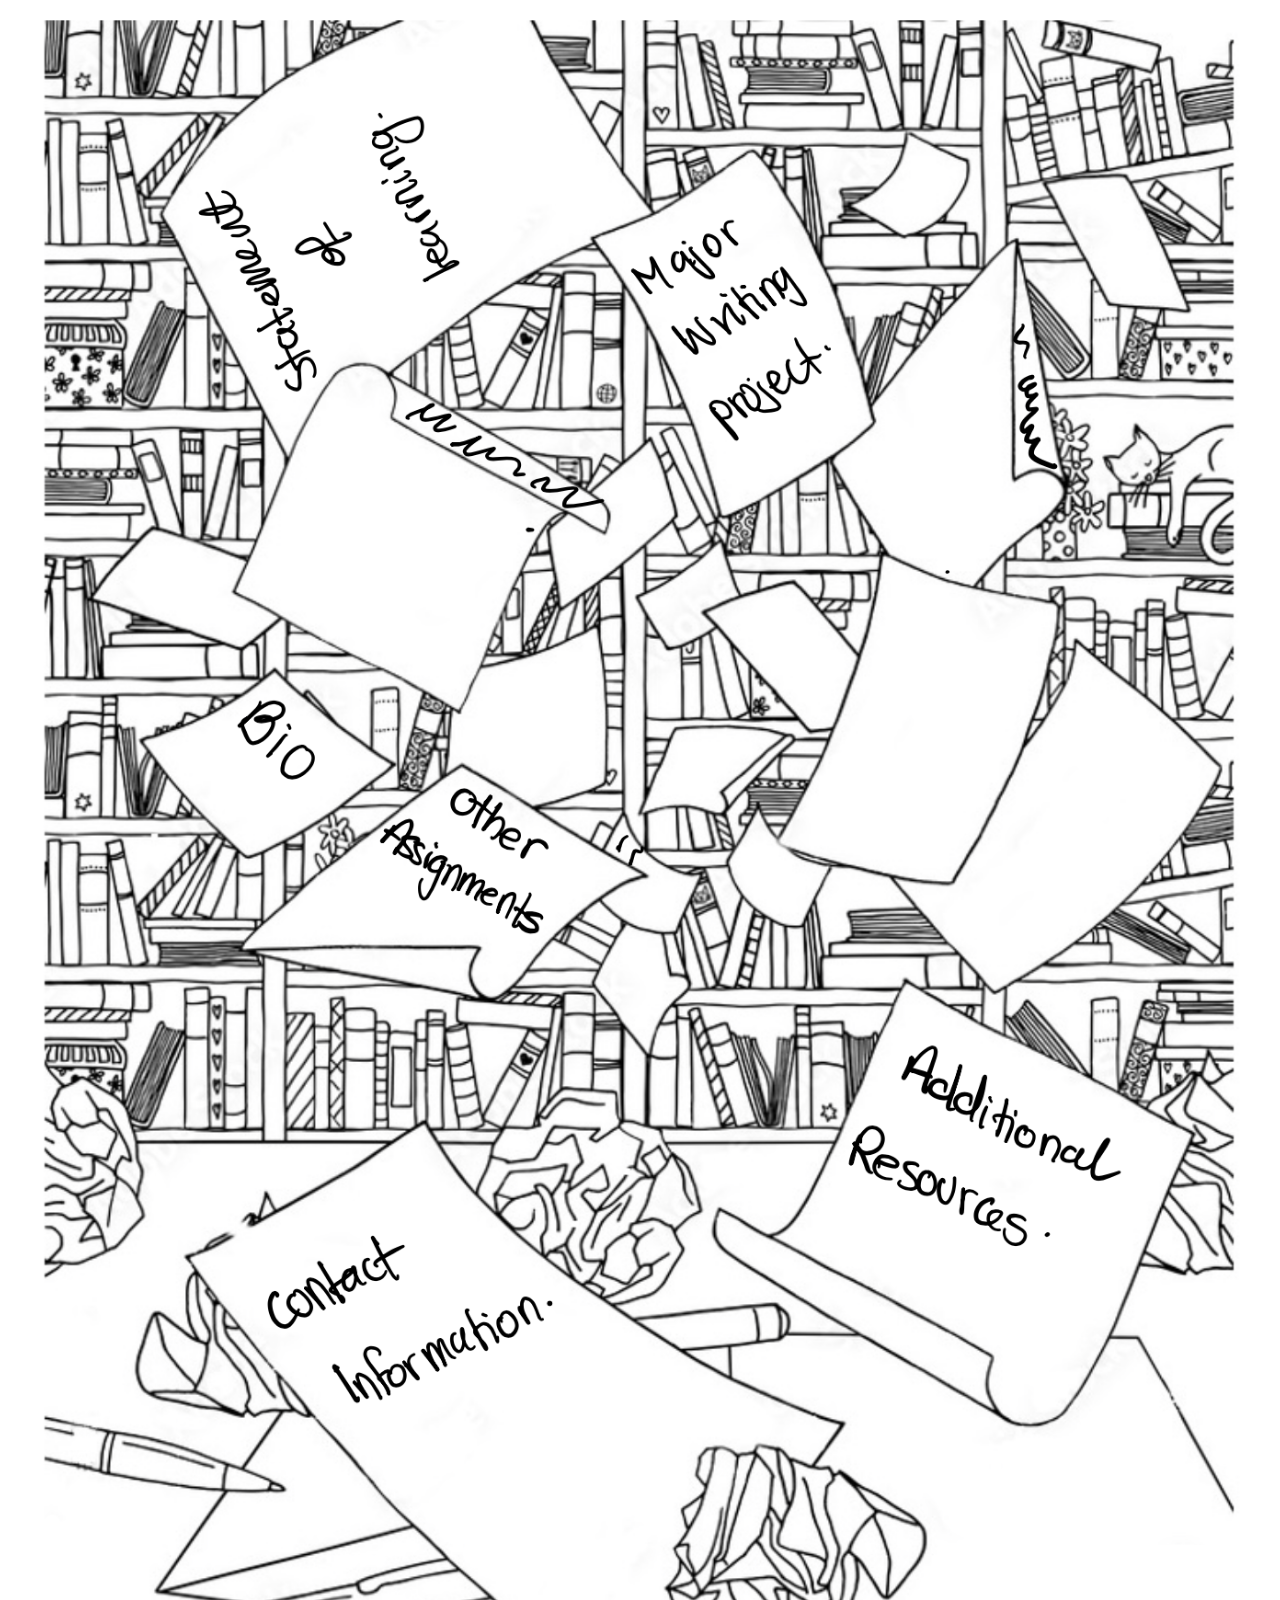
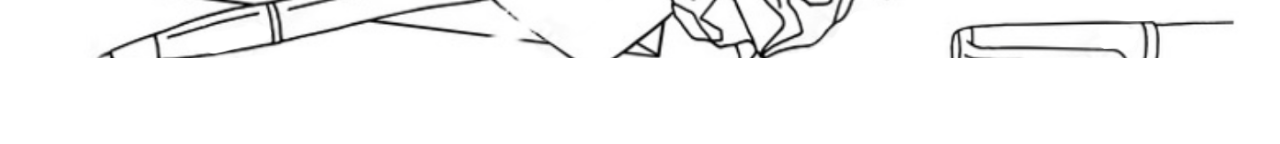
<file: index.html>
<!DOCTYPE html>
<html lang="en">
<head>
  <title>Main Page</title>
  <link rel="stylesheet" type="text/css" href="styles.css">
</head>
<body>
  <header>
    <div class="container">
      <img class="img-main" src="images/rpaper.jpeg" alt="rpaper.jpeg" width="100">
      <div class="profile">
        <a href="SofL.html" class="clickable-square1"></a>
        <a href="MA.html" class="clickable-square2"></a>
        <a href="OA.html" class="clickable-square3"></a>
        <a href="AR.html" class="clickable-square4"></a>
        <a href="CI.html" class="clickable-square5"></a>
        <a href="Bio.html" class="clickable-square6"></a>
      </div>
    </div>
  </header>
</body>
</html>
</file>
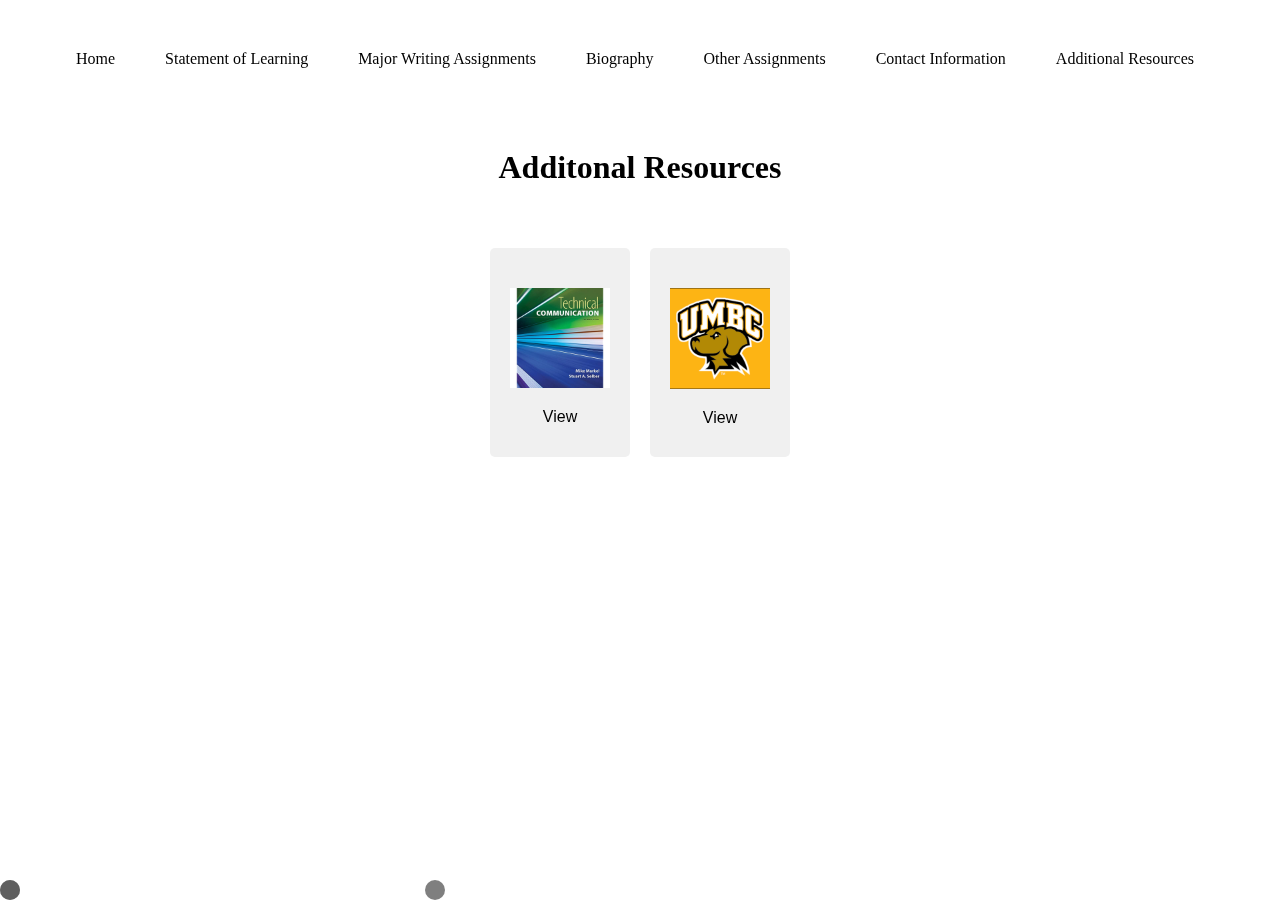
<file: AR.html>
<!DOCTYPE html>
<html lang="en">
<head>
  <title>Additional Resources</title>
  <link rel="stylesheet" type="text/css" href="AR.css">
</head>
<body>
  <div class="Main-buttons">
    <a href="index.html" class="cool-button animated-button">Home</a>
    <a href="SofL.html" class="cool-button animated-button">Statement of Learning</a>
    <a href="MA.html" class="cool-button animated-button">Major Writing Assignments</a>
    <a href="Bio.html" class="cool-button animated-button">Biography</a>
    <a href="OA.html" class="cool-button animated-button">Other Assignments</a>
    <a href="CI.html" class="cool-button animated-button">Contact Information</a>
    <a href="AR.html" class="cool-button animated-button">Additional Resources</a>
  </div>
  <div class="container">
    <h1>Additonal Resources</h1>
    <div class="statement-grid">
      <div class="statement-item animated-bullet">
        <div class="image-container">
          <img src="images/textbook.jpeg" alt="textbook.jpeg" width="100">
          <button class="buy-button">View</button>
        </div>
      </div>
      <div class="statement-item animated-bullet">
        <div class="image-container">
        <img src="images/schoollogo.jpeg" alt="schoollogo.jpeg" width="100">
        <button class="viewschool">View</button>
        </div>
      </div>
    </div>
  </div>
  <div class="bubble-container">
    <div class="bubble"></div>
    <div class="bubble"></div>
    <div class="bubble"></div>
    <div class="bubble"></div>
  </div>
  <script src="./book.js"></script>
  <script src="./bubble.js"></script>
</body>
</html>
</file>
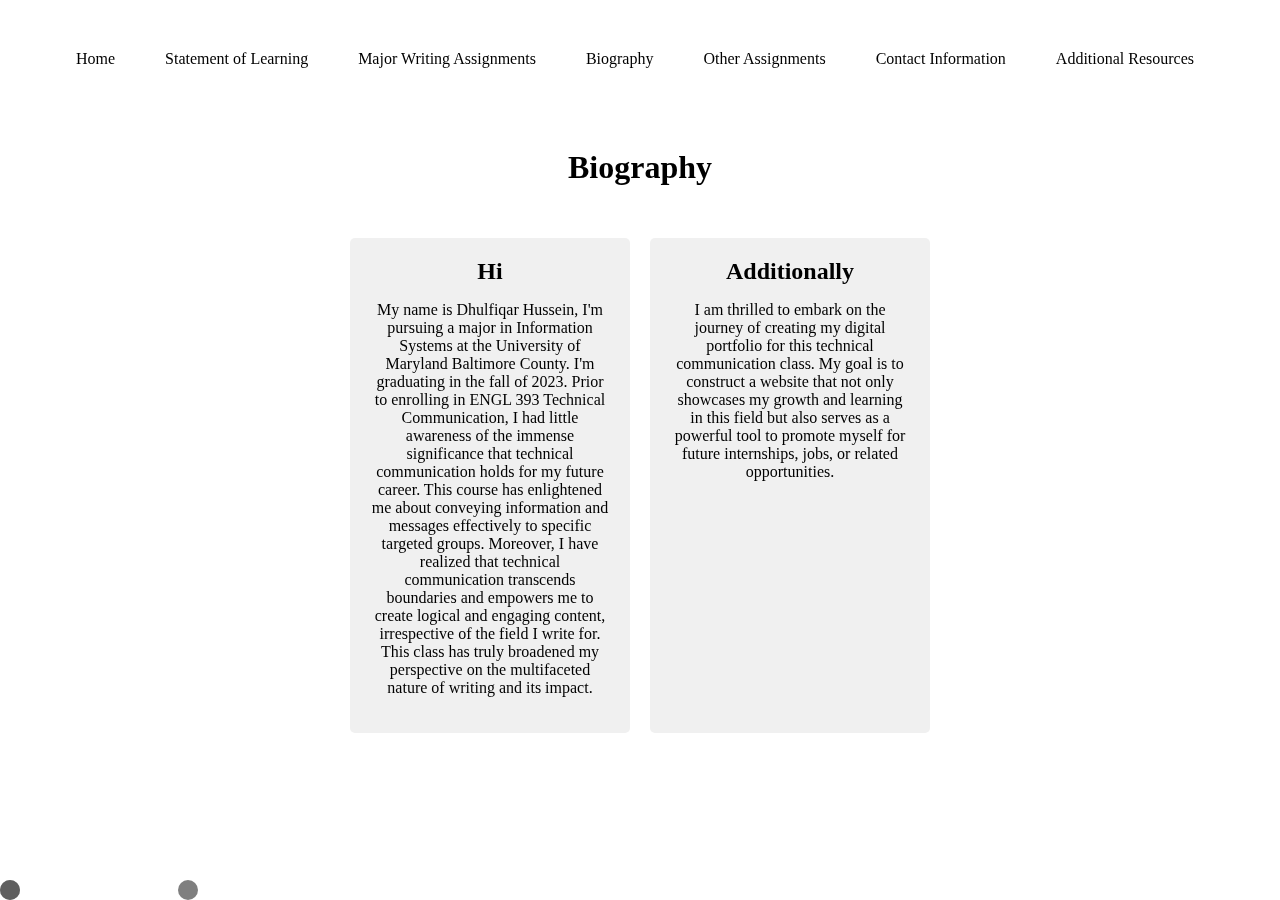
<file: Bio.html>
<!DOCTYPE html>
<html lang="en">
<head>
  <title>Biography</title>
  <link rel="stylesheet" type="text/css" href="Bio.css">
</head>
<body>
  <div class="Main-buttons">
    <a href="index.html" class="cool-button animated-button">Home</a>
    <a href="SofL.html" class="cool-button animated-button">Statement of Learning</a>
    <a href="MA.html" class="cool-button animated-button">Major Writing Assignments</a>
    <a href="Bio.html" class="cool-button animated-button">Biography</a>
    <a href="OA.html" class="cool-button animated-button">Other Assignments</a>
    <a href="CI.html" class="cool-button animated-button">Contact Information</a>
    <a href="AR.html" class="cool-button animated-button">Additional Resources</a>
  </div>
  <div class="container">
    <h1>Biography</h1>
    <div class="statement-grid">
      <div class="statement-item animated-bullet">
        <span>Hi</span>
        <p>My name is Dhulfiqar Hussein, I'm pursuing a major in Information Systems at the University of Maryland Baltimore County. I'm graduating in the fall of 2023. Prior to enrolling in ENGL 393 Technical Communication, I had little awareness of the immense significance that technical communication holds for my future career. This course has enlightened me about conveying information and messages effectively to specific targeted groups. Moreover, I have realized that technical communication transcends boundaries and empowers me to create logical and engaging content, irrespective of the field I write for. This class has truly broadened my perspective on the multifaceted nature of writing and its impact.</p>
      </div>
      <div class="statement-item animated-bullet">
        <span>Additionally</span>
        <p>I am thrilled to embark on the journey of creating my digital portfolio for this technical communication class. My goal is to construct a website that not only showcases my growth and learning in this field but also serves as a powerful tool to promote myself for future internships, jobs, or related opportunities.</p>
      </div>
    </div>
  </div>
  <div class="bubble-container">
    <div class="bubble"></div>
    <div class="bubble"></div>
    <div class="bubble"></div>
    <div class="bubble"></div>
  </div>
  <script src="./bubble.js"></script>
</body>
</html>
</file>
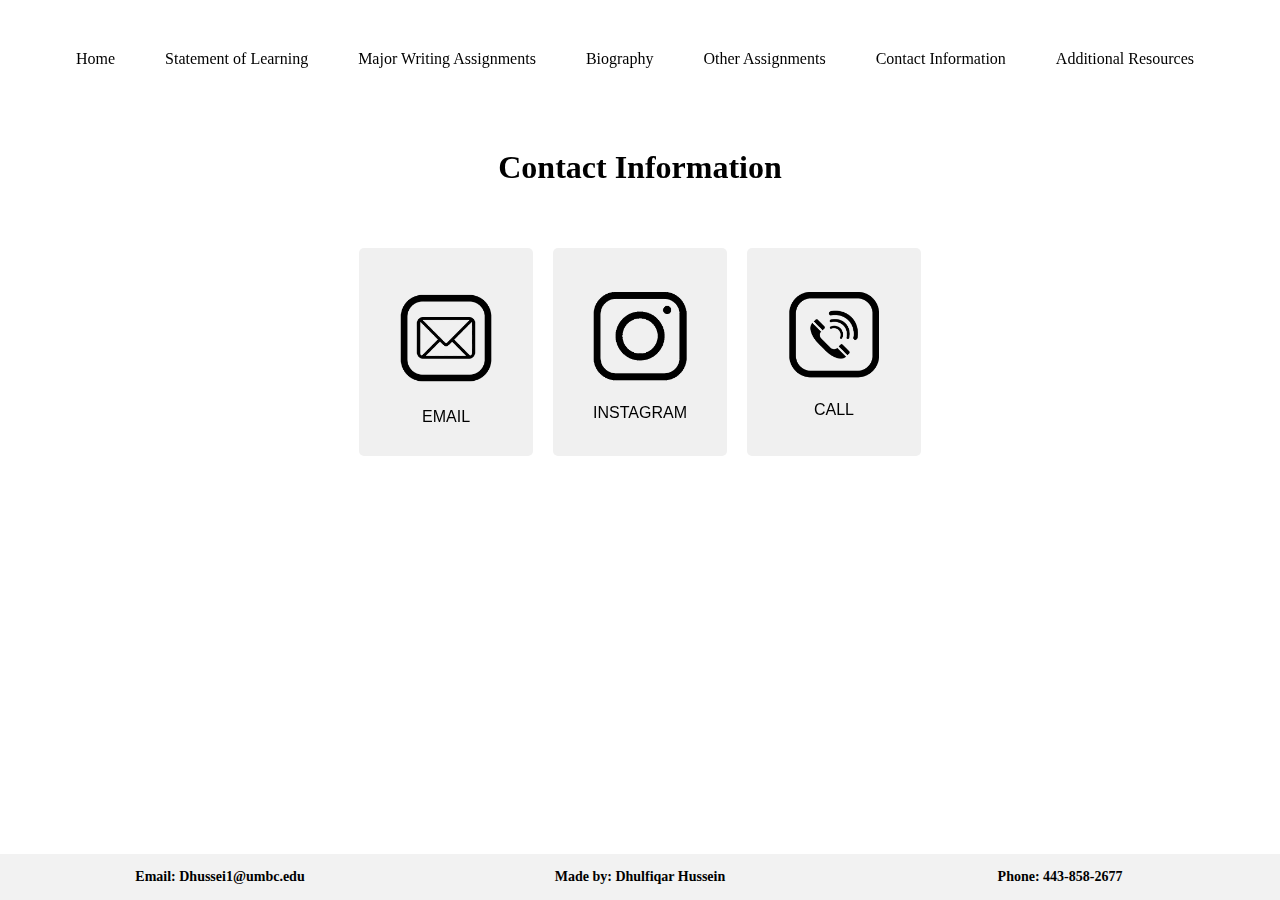
<file: CI.html>
<!DOCTYPE html>
<html lang="en">
<head>
  <title>Contact Information</title>
  <link rel="stylesheet" type="text/css" href="CI.css">
</head>
<body>
  <div class="Main-buttons">
    <a href="index.html" class="cool-button animated-button">Home</a>
    <a href="SofL.html" class="cool-button animated-button">Statement of Learning</a>
    <a href="MA.html" class="cool-button animated-button">Major Writing Assignments</a>
    <a href="Bio.html" class="cool-button animated-button">Biography</a>
    <a href="OA.html" class="cool-button animated-button">Other Assignments</a>
    <a href="CI.html" class="cool-button animated-button">Contact Information</a>
    <a href="AR.html" class="cool-button animated-button">Additional Resources</a>
  </div>
  <div class="container">
    <h1>Contact Information</h1>
    <div class="statement-grid">
      <div class="statement-item animated-bullet">
        <div class="image-container">
          <img src="images/email1.jpeg" alt="email.jpeg" width="100">
          <button class="email">EMAIL</button>
        </div>
      </div>
      <div class="statement-item animated-bullet">
        <div class="image-container">
          <img src="images/IG1.jpeg" alt="IG.jpeg" width="100">
          <button class="instagram">INSTAGRAM</button>
        </div>
      </div>
      <div class="statement-item animated-bullet">
        <div class="image-container">
        <img src="images/phone1.jpeg" alt="phone.jpeg" width="100">
        <button class="phone" onclick="makePhoneCall('4438582677')">CALL</button>
        </div>
      </div>
    </div>
  </div>
  <div class="bubble-container">
    <div class="bubble"></div>
    <div class="bubble"></div>
    <div class="bubble"></div>
    <div class="bubble"></div>
  </div>
  <footer>
    <h1>Email: Dhussei1@umbc.edu</h1>
    <h1>Made by: Dhulfiqar Hussein</h1>
    <h1>Phone: 443-858-2677</h1>
  </footer>
<script src="./contact.js"></script>
<script src="./bubble.js"></script>
</body>
</html>
</file>
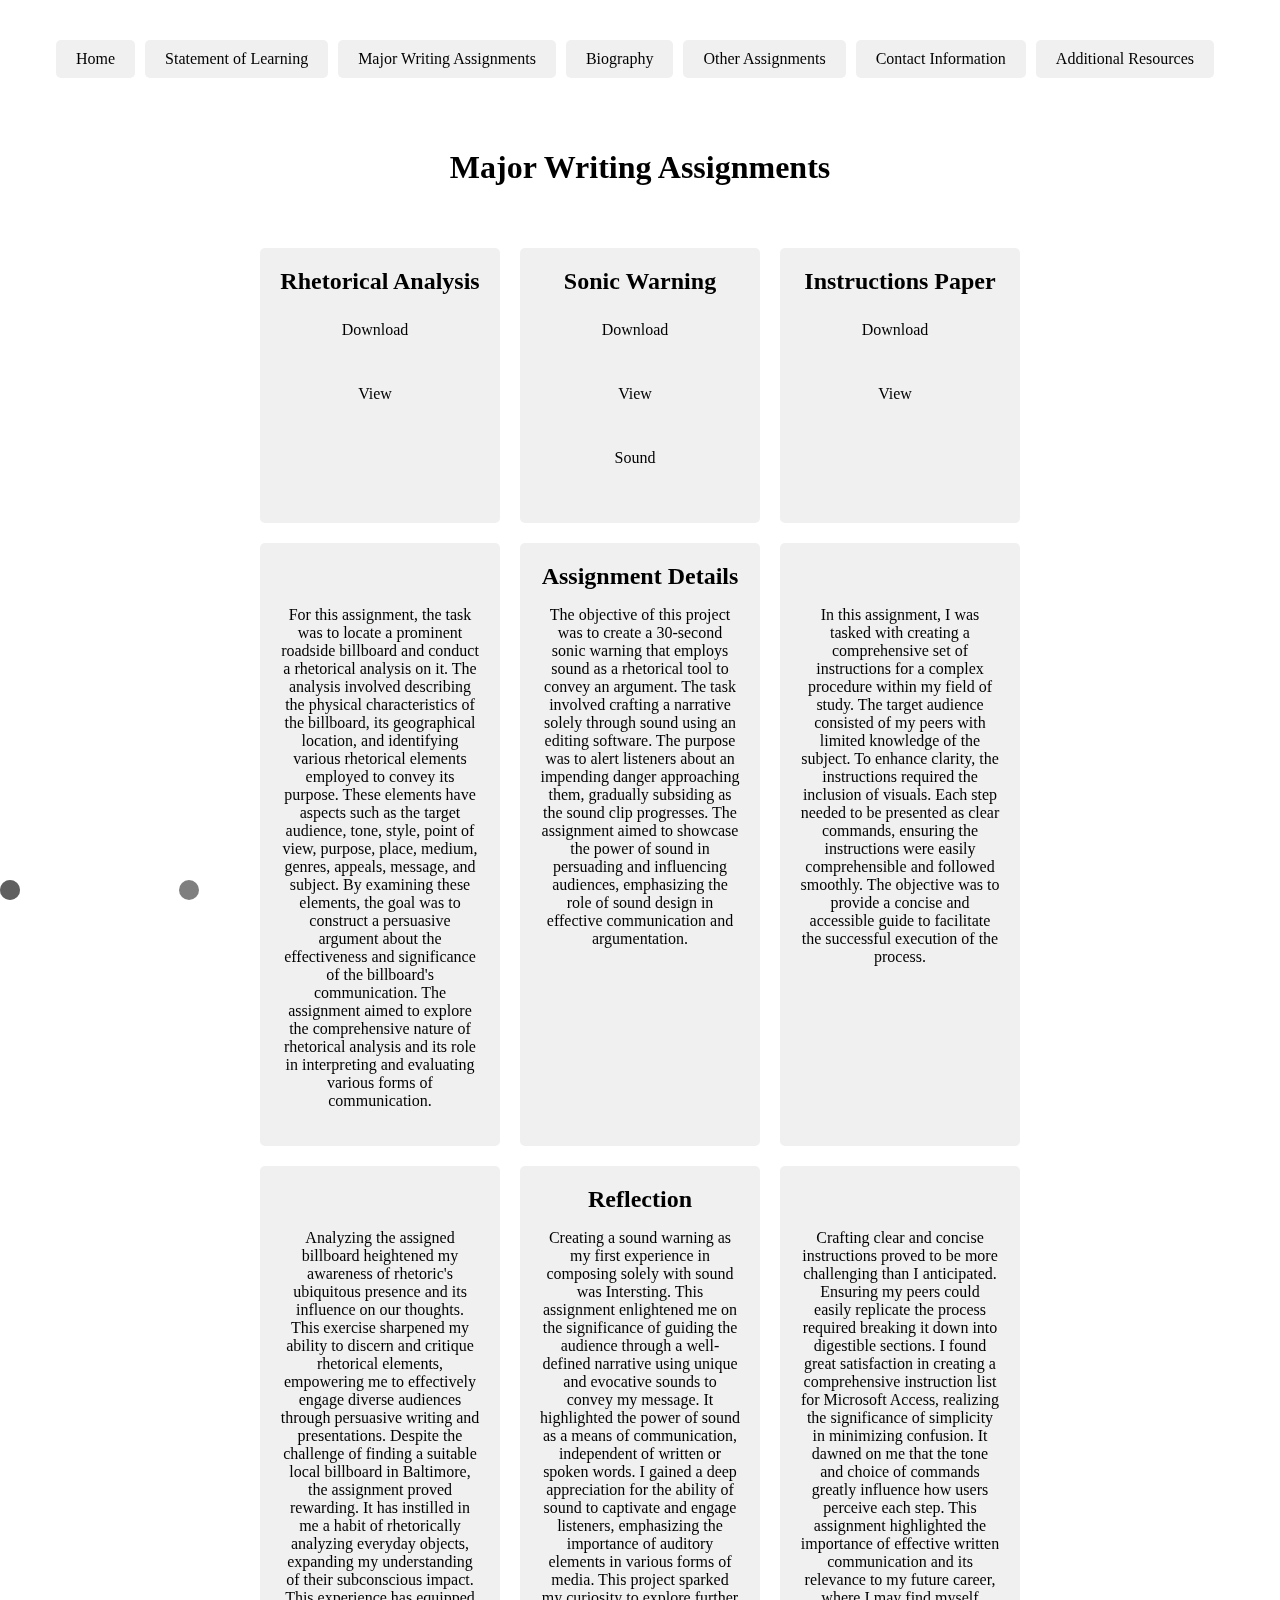
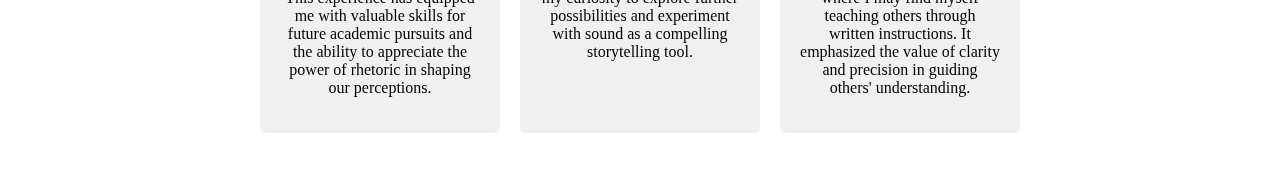
<file: MA.html>
<!DOCTYPE html>
<html lang="en">
<head>
  <title>Major Assignments</title>
  <link rel="stylesheet" type="text/css" href="MA.css">
</head>
<body>
  <div class="Main-buttons">
    <a href="index.html" class="cool-button animated-button">Home</a>
    <a href="SofL.html" class="cool-button animated-button">Statement of Learning</a>
    <a href="MA.html" class="cool-button animated-button">Major Writing Assignments</a>
    <a href="Bio.html" class="cool-button animated-button">Biography</a>
    <a href="OA.html" class="cool-button animated-button">Other Assignments</a>
    <a href="CI.html" class="cool-button animated-button">Contact Information</a>
    <a href="AR.html" class="cool-button animated-button">Additional Resources</a>
  </div>
  <div class="container">
    <h1>Major Writing Assignments</h1>
    <div class="statement-grid">
      <div class="statement-item animated-bullet">
        <span>Rhetorical Analysis</span>
        <p><a href="documents/RhetoricalAnalysis.docx" class="cool-button animated-button" download>Download</a></p>
        <p><a href="https://docs.google.com/document/d/1snVypqMxBdSErcGFOPFN5VDM-aMOkhOm/edit?usp=sharing&ouid=100149929000281957238&rtpof=true&sd=true" class="cool-button animated-button" target="_blank">View</a></p>
      </div>
      <div class="statement-item animated-bullet">
        <span>Sonic Warning</span>
        <p><a href="documents/SonicWriting.docx" class="cool-button animated-button" download>Download</a></p>
        <p><a href="https://docs.google.com/document/d/16iQfRjuxGnKXujtcTVcNBAwwWjy3TfjD/edit?usp=sharing&ouid=100149929000281957238&rtpof=true&sd=true" class="cool-button animated-button" target="_blank">View</a></p>
        <p><a href="https://drive.google.com/file/d/1UIec4ZQ9pSg5TrXwmi_14mt2hYRwJrJ7/view?usp=sharing" class="cool-button animated-button" target="_blank">Sound</a></p>
      </div>
      <div class="statement-item animated-bullet">
        <span>Instructions Paper</span>
        <p><a href="documents/Instructions.docx" class="cool-button animated-button" download>Download</a></p>
        <p><a href="https://docs.google.com/document/d/1yJhzvAcFXMA0qzGYBiiP0gO6l8la7l0onuTsZKduWn4/edit?usp=sharing" class="cool-button animated-button" target="_blank">View</a></p>
      </div>
      <div class="statement-item animated-bullet">
        <span>&nbsp;</span>
        <p>For this assignment, the task was to locate a prominent roadside billboard and conduct a rhetorical analysis on it. The analysis involved describing the physical characteristics of the billboard, its geographical location, and identifying various rhetorical elements employed to convey its purpose. These elements have aspects such as the target audience, tone, style, point of view, purpose, place, medium, genres, appeals, message, and subject. By examining these elements, the goal was to construct a persuasive argument about the effectiveness and significance of the billboard's communication. The assignment aimed to explore the comprehensive nature of rhetorical analysis and its role in interpreting and evaluating various forms of communication.</p>
      </div>
      <div class="statement-item animated-bullet">
        <span>Assignment Details</span>
        <p>The objective of this project was to create a 30-second sonic warning that employs sound as a rhetorical tool to convey an argument. The task involved crafting a narrative solely through sound using an editing software. The purpose was to alert listeners about an impending danger approaching them, gradually subsiding as the sound clip progresses. The assignment aimed to showcase the power of sound in persuading and influencing audiences, emphasizing the role of sound design in effective communication and argumentation.</p>
      </div>
      <div class="statement-item animated-bullet">
        <span>&nbsp;</span>
        <p>In this assignment, I was tasked with creating a comprehensive set of instructions for a complex procedure within my field of study. The target audience consisted of my peers with limited knowledge of the subject. To enhance clarity, the instructions required the inclusion of visuals. Each step needed to be presented as clear commands, ensuring the instructions were easily comprehensible and followed smoothly. The objective was to provide a concise and accessible guide to facilitate the successful execution of the process.</p>
      </div>
      <div class="statement-item animated-bullet">
        <span>&nbsp;</span>
        <p>
Analyzing the assigned billboard heightened my awareness of rhetoric's ubiquitous presence and its influence on our thoughts. This exercise sharpened my ability to discern and critique rhetorical elements, empowering me to effectively engage diverse audiences through persuasive writing and presentations. Despite the challenge of finding a suitable local billboard in Baltimore, the assignment proved rewarding. It has instilled in me a habit of rhetorically analyzing everyday objects, expanding my understanding of their subconscious impact. This experience has equipped me with valuable skills for future academic pursuits and the ability to appreciate the power of rhetoric in shaping our perceptions.</p>
      </div>
      <div class="statement-item animated-bullet">
        <span>Reflection</span>
        <p>Creating a sound warning as my first experience in composing solely with sound was Intersting. This assignment enlightened me on the significance of guiding the audience through a well-defined narrative using unique and evocative sounds to convey my message. It highlighted the power of sound as a means of communication, independent of written or spoken words. I gained a deep appreciation for the ability of sound to captivate and engage listeners, emphasizing the importance of auditory elements in various forms of media. This project sparked my curiosity to explore further possibilities and experiment with sound as a compelling storytelling tool.</p>
      </div>
      <div class="statement-item animated-bullet">
        <span>&nbsp;</span>
        <p>Crafting clear and concise instructions proved to be more challenging than I anticipated. Ensuring my peers could easily replicate the process required breaking it down into digestible sections. I found great satisfaction in creating a comprehensive instruction list for Microsoft Access, realizing the significance of simplicity in minimizing confusion. It dawned on me that the tone and choice of commands greatly influence how users perceive each step. This assignment highlighted the importance of effective written communication and its relevance to my future career, where I may find myself teaching others through written instructions. It emphasized the value of clarity and precision in guiding others' understanding.</p>
      </div>
    </div>
  </div>
  <div class="bubble-container">
    <div class="bubble"></div>
    <div class="bubble"></div>
    <div class="bubble"></div>
    <div class="bubble"></div>
  </div>
  <script src="./bubble.js"></script>
</body>
</html>
</file>
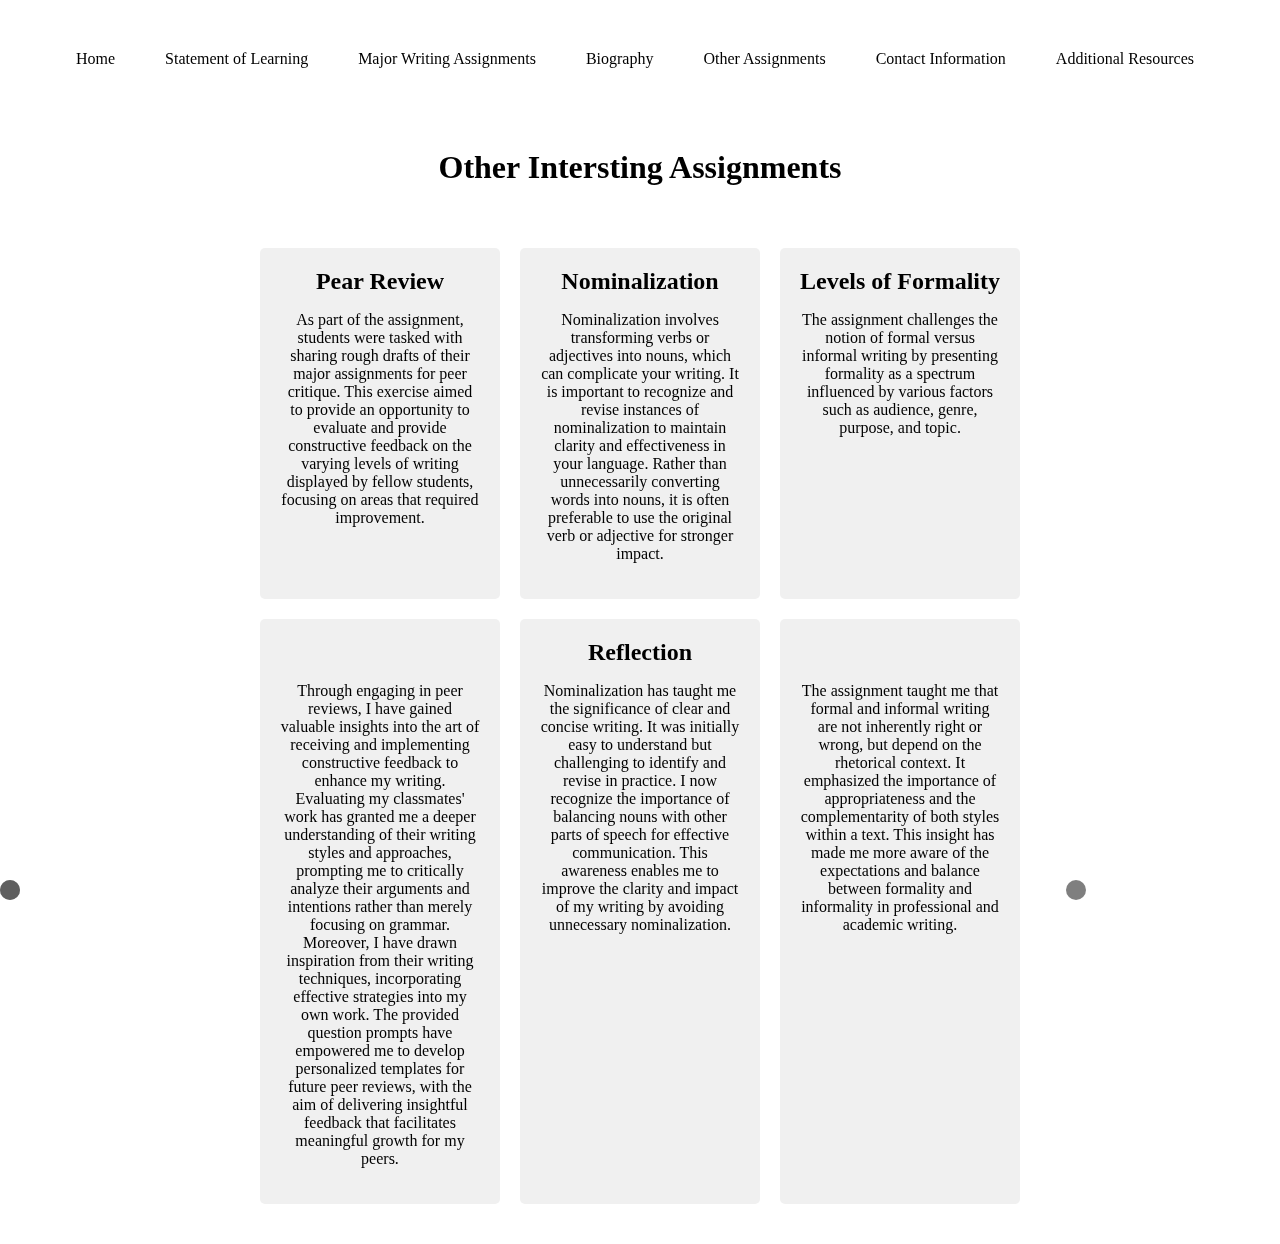
<file: OA.html>
<!DOCTYPE html>
<html lang="en">
<head>
  <title>Other Assignment</title>
  <link rel="stylesheet" type="text/css" href="OA.css">
</head>
<body>
  <div class="Main-buttons">
    <a href="index.html" class="cool-button animated-button">Home</a>
    <a href="SofL.html" class="cool-button animated-button">Statement of Learning</a>
    <a href="MA.html" class="cool-button animated-button">Major Writing Assignments</a>
    <a href="Bio.html" class="cool-button animated-button">Biography</a>
    <a href="OA.html" class="cool-button animated-button">Other Assignments</a>
    <a href="CI.html" class="cool-button animated-button">Contact Information</a>
    <a href="AR.html" class="cool-button animated-button">Additional Resources</a>
  </div>
  <div class="container">
      <h1>Other Intersting Assignments</h1>
    <div class="statement-grid">
      <div class="statement-item animated-bullet">
        <span>Pear Review</span>
        <p>As part of the assignment, students were tasked with sharing rough drafts of their major assignments for peer critique. This exercise aimed to provide an opportunity to evaluate and provide constructive feedback on the varying levels of writing displayed by fellow students, focusing on areas that required improvement.</p>
      </div>
      <div class="statement-item animated-bullet">
        <span>Nominalization</span>
        <p>
Nominalization involves transforming verbs or adjectives into nouns, which can complicate your writing. It is important to recognize and revise instances of nominalization to maintain clarity and effectiveness in your language. Rather than unnecessarily converting words into nouns, it is often preferable to use the original verb or adjective for stronger impact.</p>
      </div>
      <div class="statement-item animated-bullet">
        <span>Levels of Formality</span>
        <p>The assignment challenges the notion of formal versus informal writing by presenting formality as a spectrum influenced by various factors such as audience, genre, purpose, and topic.</p>
      </div>
      <div class="statement-item animated-bullet">
        <span>&emsp;</span>
        <p>Through engaging in peer reviews, I have gained valuable insights into the art of receiving and implementing constructive feedback to enhance my writing. Evaluating my classmates' work has granted me a deeper understanding of their writing styles and approaches, prompting me to critically analyze their arguments and intentions rather than merely focusing on grammar. Moreover, I have drawn inspiration from their writing techniques, incorporating effective strategies into my own work. The provided question prompts have empowered me to develop personalized templates for future peer reviews, with the aim of delivering insightful feedback that facilitates meaningful growth for my peers.</p>
      </div>
      <div class="statement-item animated-bullet">
        <span>Reflection</span>
        <p>
Nominalization has taught me the significance of clear and concise writing. It was initially easy to understand but challenging to identify and revise in practice. I now recognize the importance of balancing nouns with other parts of speech for effective communication. This awareness enables me to improve the clarity and impact of my writing by avoiding unnecessary nominalization.</p>
      </div>
      <div class="statement-item animated-bullet">
        <span>&nbsp;</span>
        <p>
The assignment taught me that formal and informal writing are not inherently right or wrong, but depend on the rhetorical context. It emphasized the importance of appropriateness and the complementarity of both styles within a text. This insight has made me more aware of the expectations and balance between formality and informality in professional and academic writing.</p>
      </div>
    </div>
  </div>
  <div class="bubble-container">
    <div class="bubble"></div>
    <div class="bubble"></div>
    <div class="bubble"></div>
    <div class="bubble"></div>
  </div>
  <script src="./bubble.js"></script>
</body>
</html>
</file>
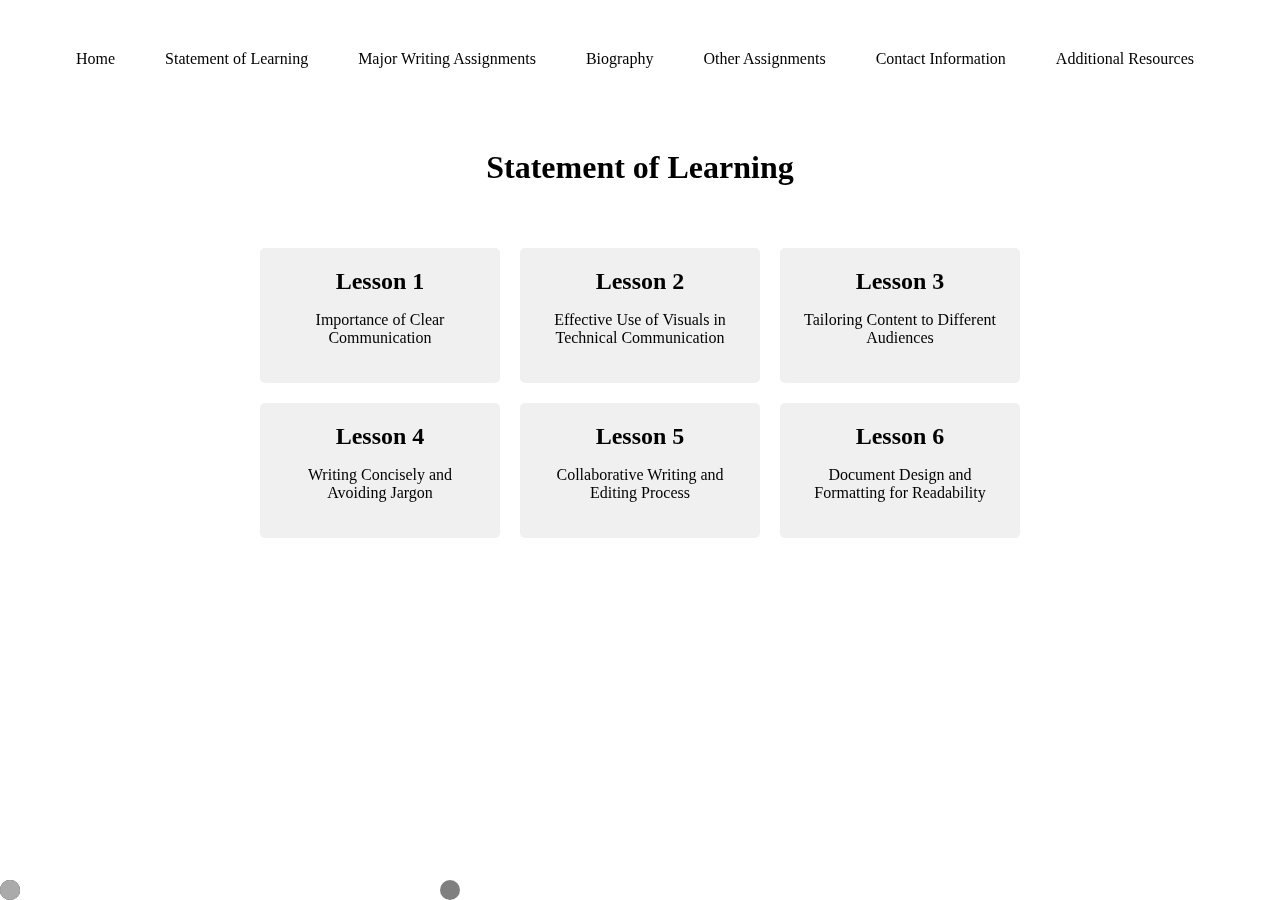
<file: SofL.html>
<!DOCTYPE html>
<html lang="en">
<head>
  <title>Statements of Learning</title>
  <link rel="stylesheet" type="text/css" href="SofL.css">
</head>
<body>
  <div class="Main-buttons">
    <a href="index.html" class="cool-button animated-button">Home</a>
    <a href="SofL.html" class="cool-button animated-button">Statement of Learning</a>
    <a href="MA.html" class="cool-button animated-button">Major Writing Assignments</a>
    <a href="Bio.html" class="cool-button animated-button">Biography</a>
    <a href="OA.html" class="cool-button animated-button">Other Assignments</a>
    <a href="CI.html" class="cool-button animated-button">Contact Information</a>
    <a href="AR.html" class="cool-button animated-button">Additional Resources</a>

  </div>
  <div class="container">
    <h1>Statement of Learning</h1>
    <div class="statement-grid">
      <div class="statement-item animated-bullet">
        <span>Lesson 1</span>
        <p>Importance of Clear Communication</p>
      </div>
      <div class="statement-item animated-bullet">
        <span>Lesson 2</span>
        <p>Effective Use of Visuals in Technical Communication</p>
      </div>
      <div class="statement-item animated-bullet">
        <span>Lesson 3</span>
        <p>Tailoring Content to Different Audiences</p>
      </div>
      <div class="statement-item animated-bullet">
        <span>Lesson 4</span>
        <p>Writing Concisely and Avoiding Jargon</p>
      </div>
      <div class="statement-item animated-bullet">
        <span>Lesson 5</span>
        <p>Collaborative Writing and Editing Process</p>
      </div>
      <div class="statement-item animated-bullet">
        <span>Lesson 6</span>
        <p>Document Design and Formatting for Readability</p>
      </div>
    </div>
  </div>
  <div class="bubble-container">
    <div class="bubble"></div>
    <div class="bubble"></div>
    <div class="bubble"></div>
    <div class="bubble"></div>
    <div class="bubble"></div>
    <div class="bubble"></div>
    <div class="bubble"></div>
    <div class="bubble"></div>
    <div class="bubble"></div>
  </div>
  <script src="./bubble.js"></script>
</body>
</html>
</file>
<file: styles.css>
body {
  font-family: Arial, sans-serif;
  margin: 0;
  padding: 0;
  color: #333;
}

.container {
  max-width: 1200px;
  margin: 0 auto;
  padding: 20px;
  position: relative;
}
.img-main {
  width: 100%;
}


.profile img {
  width: 100%;
  max-width: 150px;
  height: auto;
  border-radius: 50%;
  margin-bottom: 20px;
}

.clickable-square1 {
  position: absolute;
  width: 35%;
  height: 3%;
  padding-bottom: 20%; /* Set the height relative to the width to create a square */
}
.clickable-square2 {
  position: absolute;
  width: 15%;
  padding-bottom: 20%; /* Set the height relative to the width to create a square */
}
.clickable-square3 {
  position: absolute;
  width: 15%;
  padding-bottom: 20%; /* Set the height relative to the width to create a square */
}
.clickable-square4 {
  position: absolute;
  width: 25%;
  height: 10%;
  padding-bottom: 20%; /* Set the height relative to the width to create a square */
}
.clickable-square5 {
  position: absolute;
  width: 25%;
  height: 10%;
  padding-bottom: 20%; /* Set the height relative to the width to create a square */
}
.clickable-square6 {
  position: absolute;
  width: 12%;
  height: 0%;
  padding-bottom: 20%; /* Set the height relative to the width to create a square */
}

/* Additional styling for the squares */
.clickable-square1:nth-of-type(1) {
  top: 2.5%;
  left: 15%;
  transform: skewY(-30deg);
}

.clickable-square2:nth-of-type(2) {
  top: 13%;
  left: 51%;
  transform: skewX(30deg);
}

.clickable-square3:nth-of-type(3) {
  top: 45%;
  left: 29%;
  transform: skewY(-30deg);
}
.clickable-square4:nth-of-type(4) {
  top: 59%;
  left: 65%;
  transform: skewX(-20deg);
}
.clickable-square5:nth-of-type(5) {
  top: 68%;
  left: 20%;
  transform: skewY(50deg);
}

.clickable-square6:nth-of-type(6) {
  top: 40%;
  left: 15%;
  transform: skewX(-30deg);
}
</file>
<file: AR.css>
.container {
  display: flex;
  flex-direction: column;
  justify-content: center;
  align-items: center;
  padding: 20px;
}

.statement-grid {
  display: grid;
  grid-template-columns: repeat(2, minmax(0, 1fr));
  grid-gap: 20px;
  max-width: 800px;
  margin-top: 20px;
  padding: 20px;
  box-sizing: border-box;
  justify-content: center;
}

.statement-item {
  background-color: #f0f0f0;
  padding: 20px;
  border-radius: 5px;
  text-align: center;
  animation: fadeIn 1s ease-in-out;
  word-wrap: break-word;
}

.animated-bullet span {
  font-size: 24px;
  font-weight: bold;
}

@keyframes fadeIn {
  0% { opacity: 0; transform: translateY(20px); }
  100% { opacity: 1; transform: translateY(0); }
}

@media screen and (max-width: 768px) {
  .statement-grid {
    grid-template-columns: repeat(2, minmax(0, 1fr));
  }
}

.Main-buttons {
  display: flex;
  justify-content: center;
  align-items: center;
  margin-top: 20px;
  padding: 20px;
  flex-wrap: wrap; /* Allow buttons to wrap to the next line */
}

.cool-button {
  background-color: white;
  color: black;
  border: none;
  padding: 10px 20px;
  text-align: center;
  text-decoration: none;
  display: inline-block;
  font-size: 16px;
  margin-right: 10px;
  margin-bottom: 10px;
  border-radius: 5px;
  cursor: pointer;
  transition: background-color 0.3s, color 0.3s;
}

.cool-button:hover {
  background-color: grey;
  color: white;
}

.animated-button {
  animation: coolAnimation 1s ease-in-out;
}

/* Media query for smaller screens */
/* Media query for smaller screens */
@keyframes coolAnimation {
  0% { transform: translateY(-20px); opacity: 0; }
  100% { transform: translateY(0); opacity: 1; }
}

.image-container {
  display: flex;
  flex-direction: column;
  align-items: center;
  margin-top: 20px;
}

.buy-button {
  background-color: #f0f0f0;
  color: black;
  border: none;
  padding: 10px 20px;
  text-align: center;
  text-decoration: none;
  display: inline-block;
  font-size: 16px;
  margin-top: 10px;
  border-radius: 5px;
  cursor: pointer;
  transition: background-color 0.3s, color 0.3s;
  animation: fadeIn 1s ease-in-out;
}

.buy-button:hover {
  background-color: grey;
  color: white;
}

.viewschool {
  background-color: #f0f0f0;
  color: black;
  border: none;
  padding: 10px 20px;
  text-align: center;
  text-decoration: none;
  display: inline-block;
  font-size: 16px;
  margin-top: 10px;
  border-radius: 5px;
  cursor: pointer;
  transition: background-color 0.3s, color 0.3s;
  animation: fadeIn 1s ease-in-out;
}

.viewschool:hover {
  background-color: grey;
  color: white;
}
body {
  margin: 0;
  padding: 0;
}

.bubble-container {
  position: fixed;
  top: 0;
  left: 0;
  width: 100%;
  height: 100%;
  pointer-events: none;
  z-index: -1; /* Adjust the z-index value */
}

.bubble {
  position: absolute;
  bottom: 0;
  width: 20px;
  height: 20px;
  background-color: rgba(255, 255, 255, 0.5);
  border-radius: 50%;
  animation: bubbleAnimation 6s linear;
}

.bubble:nth-of-type(2n) {
  background-color: rgba(0, 0, 0, 0.5);
}

@keyframes bubbleAnimation {
  0% {
    bottom: 0;
    opacity: 0;
    transform: translateY(100%);
  }
  10% {
    opacity: 1;
  }
  90% {
    opacity: 1;
  }
  100% {
    bottom: 100%;
    opacity: 0;
    transform: translateY(-200%);
  }
}
</file>
<file: Bio.css>
.container {
  display: flex;
  flex-direction: column;
  justify-content: center;
  align-items: center;
  padding: 20px;
}

.statement-grid {
  display: flex;
  justify-content: center;
  flex-wrap: wrap; /* Add flex-wrap to allow wrapping on smaller screens */
  max-width: 600px;
  margin-top: 20px; /* Add margin-top for spacing */
}

.statement-item {
  flex: 1; /* Distribute available space equally among statement-items */
  background-color: #f0f0f0;
  padding: 20px;
  border-radius: 5px;
  text-align: center;
  margin: 10px; /* Add margin for spacing between statement-items */
  animation: fadeIn 1s ease-in-out; /* Add animation */
}

@keyframes fadeIn {
  0% { opacity: 0; transform: translateY(20px); }
  100% { opacity: 1; transform: translateY(0); }
}

.animated-bullet span {
  font-size: 24px;
  font-weight: bold;
}

@media screen and (max-width: 768px) {
  .statement-grid {
    flex-direction: column; /* Change flex-direction to stack elements vertically on smaller screens */
    align-items: center; /* Align items in the center vertically */
  }
}

.Main-buttons {
  display: flex;
  justify-content: center;
  align-items: center;
  margin-top: 20px;
  padding: 20px;
  flex-wrap: wrap; /* Allow buttons to wrap to the next line */
}

.cool-button {
  background-color: white;
  color: black;
  border: none;
  padding: 10px 20px;
  text-align: center;
  text-decoration: none;
  display: inline-block;
  font-size: 16px;
  margin-right: 10px;
  margin-bottom: 10px;
  border-radius: 5px;
  cursor: pointer;
  transition: background-color 0.3s, color 0.3s;
}

.cool-button:hover {
  background-color: grey;
  color: white;
}

.animated-button {
  animation: coolAnimation 1s ease-in-out;
}

/* Media query for smaller screens */
@keyframes coolAnimation {
  0% { transform: translateY(-20px); opacity: 0; }
  100% { transform: translateY(0); opacity: 1; }
}
body {
  margin: 0;
  padding: 0;
}

.bubble-container {
  position: fixed;
  top: 0;
  left: 0;
  width: 100%;
  height: 100%;
  pointer-events: none;
  z-index: -1; /* Adjust the z-index value */
}

.bubble {
  position: absolute;
  bottom: 0;
  width: 20px;
  height: 20px;
  background-color: rgba(255, 255, 255, 0.5);
  border-radius: 50%;
  animation: bubbleAnimation 6s linear;
}

.bubble:nth-of-type(2n) {
  background-color: rgba(0, 0, 0, 0.5);
}

@keyframes bubbleAnimation {
  0% {
    bottom: 0;
    opacity: 0;
    transform: translateY(100%);
  }
  10% {
    opacity: 1;
  }
  90% {
    opacity: 1;
  }
  100% {
    bottom: 100%;
    opacity: 0;
    transform: translateY(-200%);
  }
}
</file>
<file: CI.css>
.container {
  display: flex;
  flex-direction: column;
  justify-content: center;
  align-items: center;
  padding: 20px;
}

.statement-grid {
  display: grid;
  grid-template-columns: repeat(3, minmax(0, 1fr));
  grid-gap: 20px;
  max-width: 800px;
  margin-top: 20px;
  padding: 20px;
  box-sizing: border-box;
  justify-content: center;
}

.statement-item {
  background-color: #f0f0f0;
  padding: 20px;
  border-radius: 5px;
  text-align: center;
  animation: fadeIn 1s ease-in-out;
  word-wrap: break-word;
}

.animated-bullet span {
  font-size: 24px;
  font-weight: bold;
}

@keyframes fadeIn {
  0% { opacity: 0; transform: translateY(20px); }
  100% { opacity: 1; transform: translateY(0); }
}

@media screen and (max-width: 768px) {
  .statement-grid {
    grid-template-columns: repeat(3, minmax(0, 1fr));
  }
}

.Main-buttons {
  display: flex;
  justify-content: center;
  align-items: center;
  margin-top: 20px;
  padding: 20px;
  flex-wrap: wrap; /* Allow buttons to wrap to the next line */
}

.cool-button {
  background-color: white;
  color: black;
  border: none;
  padding: 10px 20px;
  text-align: center;
  text-decoration: none;
  display: inline-block;
  font-size: 16px;
  margin-right: 10px;
  margin-bottom: 10px;
  border-radius: 5px;
  cursor: pointer;
  transition: background-color 0.3s, color 0.3s;
}

.cool-button:hover {
  background-color: grey;
  color: white;
}

.animated-button {
  animation: coolAnimation 1s ease-in-out;
}

/* Media query for smaller screens */
@keyframes coolAnimation {
  0% { transform: translateY(-20px); opacity: 0; }
  100% { transform: translateY(0); opacity: 1; }
}

.image-container {
  display: flex;
  flex-direction: column;
  align-items: center;
  margin-top: 20px;
}

.instagram {
  background-color: #f0f0f0;
  color: black;
  border: none;
  padding: 10px 20px;
  text-align: center;
  text-decoration: none;
  display: inline-block;
  font-size: 16px;
  margin-top: 10px;
  border-radius: 5px;
  cursor: pointer;
  transition: background-color 0.3s, color 0.3s;
  animation: fadeIn 1s ease-in-out;
}

.instagram:hover {
  background-color: grey;
  color: white;
}

.phone {
  background-color: #f0f0f0;
  color: black;
  border: none;
  padding: 10px 20px;
  text-align: center;
  text-decoration: none;
  display: inline-block;
  font-size: 16px;
  margin-top: 10px;
  border-radius: 5px;
  cursor: pointer;
  transition: background-color 0.3s, color 0.3s;
  animation: fadeIn 1s ease-in-out;
}

.phone:hover {
  background-color: grey;
  color: white;
}

.email {
  background-color: #f0f0f0;
  color: black;
  border: none;
  padding: 10px 20px;
  text-align: center;
  text-decoration: none;
  display: inline-block;
  font-size: 16px;
  margin-top: 10px;
  border-radius: 5px;
  cursor: pointer;
  transition: background-color 0.3s, color 0.3s;
  animation: fadeIn 1s ease-in-out;
}

.email:hover {
  background-color: grey;
  color: white;
}
/* Apply styles to the body */
body {
  margin: 0;
  padding: 0;
  display: flex;
  flex-direction: column;
  min-height: 150vh;
}

body {
  margin: 0;
  padding: 0;
  display: flex;
  flex-direction: column;
  min-height: 100vh;
}

/* Apply styles to the footer */
footer {
  position: fixed;
  bottom: 0;
  left: 0;
  right: 0;
  display: flex;
  justify-content: space-between;
  align-items: center;
  background-color: #f2f2f2;
  color: #000000;
  padding: 10px;
  animation: slideUp 1s ease-in-out;
}

/* Define keyframe animation for slideUp */
@keyframes slideUp {
  0% {
    opacity: 0;
    transform: translateY(100%);
  }
  100% {
    opacity: 1;
    transform: translateY(0);
  }
}

/* Apply styles to h1 elements */
footer h1 {
  flex: 1;
  margin: 0;
  padding: 5px;
  text-align: center;
  font-size: 14px;
}
body {
  margin: 0;
  padding: 0;
}

.bubble-container {
  position: fixed;
  top: 0;
  left: 0;
  width: 100%;
  height: 100%;
  pointer-events: none;
  z-index: -1; /* Adjust the z-index value */
}

.bubble {
  position: absolute;
  bottom: 0;
  width: 20px;
  height: 20px;
  background-color: rgba(255, 255, 255, 0.5);
  border-radius: 50%;
  animation: bubbleAnimation 6s linear;
}

.bubble:nth-of-type(2n) {
  background-color: rgba(0, 0, 0, 0.5);
}

@keyframes bubbleAnimation {
  0% {
    bottom: 0;
    opacity: 0;
    transform: translateY(100%);
  }
  10% {
    opacity: 1;
  }
  90% {
    opacity: 1;
  }
  100% {
    bottom: 100%;
    opacity: 0;
    transform: translateY(-200%);
  }
}
</file>
<file: MA.css>
.container {
  display: flex;
  flex-direction: column;
  justify-content: center;
  align-items: center;
  padding: 20px;
}

.statement-grid {
  display: grid;
  grid-template-columns: repeat(3, minmax(0, 1fr));
  grid-gap: 20px;
  max-width: 800px;
  margin-top: 20px;
  padding: 20px;
  box-sizing: border-box;
  justify-content: center;
}

.statement-item {
  background-color: #f0f0f0;
  padding: 20px;
  border-radius: 5px;
  text-align: center;
  animation: fadeIn 1s ease-in-out;
  word-wrap: break-word;
}

.animated-bullet span {
  font-size: 24px;
  font-weight: bold;
}

@keyframes fadeIn {
  0% { opacity: 0; transform: translateY(20px); }
  100% { opacity: 1; transform: translateY(0); }
}

@media screen and (max-width: 768px) {
  .statement-grid {
    grid-template-columns: repeat(3, minmax(0, 1fr));
  }
}

.Main-buttons {
  display: flex;
  justify-content: center;
  align-items: center;
  margin-top: 20px;
  padding: 20px;
  flex-wrap: wrap; /* Allow buttons to wrap to the next line */
}

.cool-button {
  background-color: #f0f0f0;
  color: black;
  border: none;
  padding: 10px 20px;
  text-align: center;
  text-decoration: none;
  display: inline-block;
  font-size: 16px;
  margin-right: 10px;
  margin-bottom: 10px;
  border-radius: 5px;
  cursor: pointer;
  transition: background-color 0.3s, color 0.3s;
}

.cool-button:hover {
  background-color: grey;
  color: white;
}

.animated-button {
  animation: coolAnimation 1s ease-in-out;
}

/* Media query for smaller screens */
/* Media query for smaller screens */
@keyframes coolAnimation {
  0% { transform: translateY(-20px); opacity: 0; }
  100% { transform: translateY(0); opacity: 1; }
}
body {
  margin: 0;
  padding: 0;
}

.bubble-container {
  position: fixed;
  top: 0;
  left: 0;
  width: 100%;
  height: 100%;
  pointer-events: none;
  z-index: -1; /* Adjust the z-index value */
}

.bubble {
  position: absolute;
  bottom: 0;
  width: 20px;
  height: 20px;
  background-color: rgba(255, 255, 255, 0.5);
  border-radius: 50%;
  animation: bubbleAnimation 6s linear;
}

.bubble:nth-of-type(2n) {
  background-color: rgba(0, 0, 0, 0.5);
}

@keyframes bubbleAnimation {
  0% {
    bottom: 0;
    opacity: 0;
    transform: translateY(100%);
  }
  10% {
    opacity: 1;
  }
  90% {
    opacity: 1;
  }
  100% {
    bottom: 100%;
    opacity: 0;
    transform: translateY(-200%);
  }
}
</file>
<file: OA.css>
.container {
  display: flex;
  flex-direction: column;
  justify-content: center;
  align-items: center;
  padding: 20px;
}

.statement-grid {
  display: grid;
  grid-template-columns: repeat(3, minmax(0, 1fr));
  grid-gap: 20px;
  max-width: 800px;
  margin-top: 20px;
  padding: 20px;
  box-sizing: border-box;
  justify-content: center;
}

.statement-item {
  background-color: #f0f0f0;
  padding: 20px;
  border-radius: 5px;
  text-align: center;
  animation: fadeIn 1s ease-in-out;
  word-wrap: break-word;
}

.animated-bullet span {
  font-size: 24px;
  font-weight: bold;
}

@keyframes fadeIn {
  0% { opacity: 0; transform: translateY(20px); }
  100% { opacity: 1; transform: translateY(0); }
}

@media screen and (max-width: 768px) {
  .statement-grid {
    grid-template-columns: repeat(3, minmax(0, 1fr));
  }
}

.Main-buttons {
  display: flex;
  justify-content: center;
  align-items: center;
  margin-top: 20px;
  padding: 20px;
  flex-wrap: wrap; /* Allow buttons to wrap to the next line */
}

.cool-button {
  background-color: white;
  color: black;
  border: none;
  padding: 10px 20px;
  text-align: center;
  text-decoration: none;
  display: inline-block;
  font-size: 16px;
  margin-right: 10px;
  margin-bottom: 10px;
  border-radius: 5px;
  cursor: pointer;
  transition: background-color 0.3s, color 0.3s;
}

.cool-button:hover {
  background-color: grey;
  color: white;
}

.animated-button {
  animation: coolAnimation 1s ease-in-out;
}

/* Media query for smaller screens */
@keyframes coolAnimation {
  0% { transform: translateY(-20px); opacity: 0; }
  100% { transform: translateY(0); opacity: 1; }
}
body {
  margin: 0;
  padding: 0;
}

.bubble-container {
  position: fixed;
  top: 0;
  left: 0;
  width: 100%;
  height: 100%;
  pointer-events: none;
  z-index: -1; /* Adjust the z-index value */
}

.bubble {
  position: absolute;
  bottom: 0;
  width: 20px;
  height: 20px;
  background-color: rgba(255, 255, 255, 0.5);
  border-radius: 50%;
  animation: bubbleAnimation 6s linear;
}

.bubble:nth-of-type(2n) {
  background-color: rgba(0, 0, 0, 0.5);
}

@keyframes bubbleAnimation {
  0% {
    bottom: 0;
    opacity: 0;
    transform: translateY(100%);
  }
  10% {
    opacity: 1;
  }
  90% {
    opacity: 1;
  }
  100% {
    bottom: 100%;
    opacity: 0;
    transform: translateY(-200%);
  }
}
</file>
<file: SofL.css>
.container {
  display: flex;
  flex-direction: column;
  justify-content: center;
  align-items: center;
  padding: 20px;
}

.statement-grid {
  display: grid;
  grid-template-columns: repeat(3, minmax(0, 1fr));
  grid-gap: 20px;
  max-width: 800px;
  margin-top: 20px;
  padding: 20px;
  box-sizing: border-box;
  justify-content: center;
}

.statement-item {
  background-color: #f0f0f0;
  padding: 20px;
  border-radius: 5px;
  text-align: center;
  animation: fadeIn 1s ease-in-out;
  word-wrap: break-word;
}

.animated-bullet span {
  font-size: 24px;
  font-weight: bold;
}

@keyframes fadeIn {
  0% { opacity: 0; transform: translateY(20px); }
  100% { opacity: 1; transform: translateY(0); }
}

@media screen and (max-width: 768px) {
  .statement-grid {
    grid-template-columns: repeat(3, minmax(0, 1fr));
  }
}

.Main-buttons {
  display: flex;
  justify-content: center;
  align-items: center;
  margin-top: 20px;
  padding: 20px;
  flex-wrap: wrap; /* Allow buttons to wrap to the next line */
}

.cool-button {
  background-color: white;
  color: black;
  border: none;
  padding: 10px 20px;
  text-align: center;
  text-decoration: none;
  display: inline-block;
  font-size: 16px;
  margin-right: 10px;
  margin-bottom: 10px;
  border-radius: 5px;
  cursor: pointer;
  transition: background-color 0.3s, color 0.3s;
}

.cool-button:hover {
  background-color: grey;
  color: white;
}

.animated-button {
  animation: coolAnimation 1s ease-in-out;
}

/* Media query for smaller screens */
@keyframes coolAnimation {
  0% { transform: translateY(-20px); opacity: 0; }
  100% { transform: translateY(0); opacity: 1; }
}
body {
  margin: 0;
  padding: 0;
}

.bubble-container {
  position: fixed;
  top: 0;
  left: 0;
  width: 100%;
  height: 100%;
  pointer-events: none;
  z-index: -1; /* Adjust the z-index value */
}

.bubble {
  position: absolute;
  bottom: 0;
  width: 20px;
  height: 20px;
  background-color: rgba(255, 255, 255, 0.5);
  border-radius: 50%;
  animation: bubbleAnimation 6s linear;
}

.bubble:nth-of-type(2n) {
  background-color: rgba(0, 0, 0, 0.5);
}

@keyframes bubbleAnimation {
  0% {
    bottom: 0;
    opacity: 0;
    transform: translateY(100%);
  }
  10% {
    opacity: 1;
  }
  90% {
    opacity: 1;
  }
  100% {
    bottom: 100%;
    opacity: 0;
    transform: translateY(-200%);
  }
}
</file>
